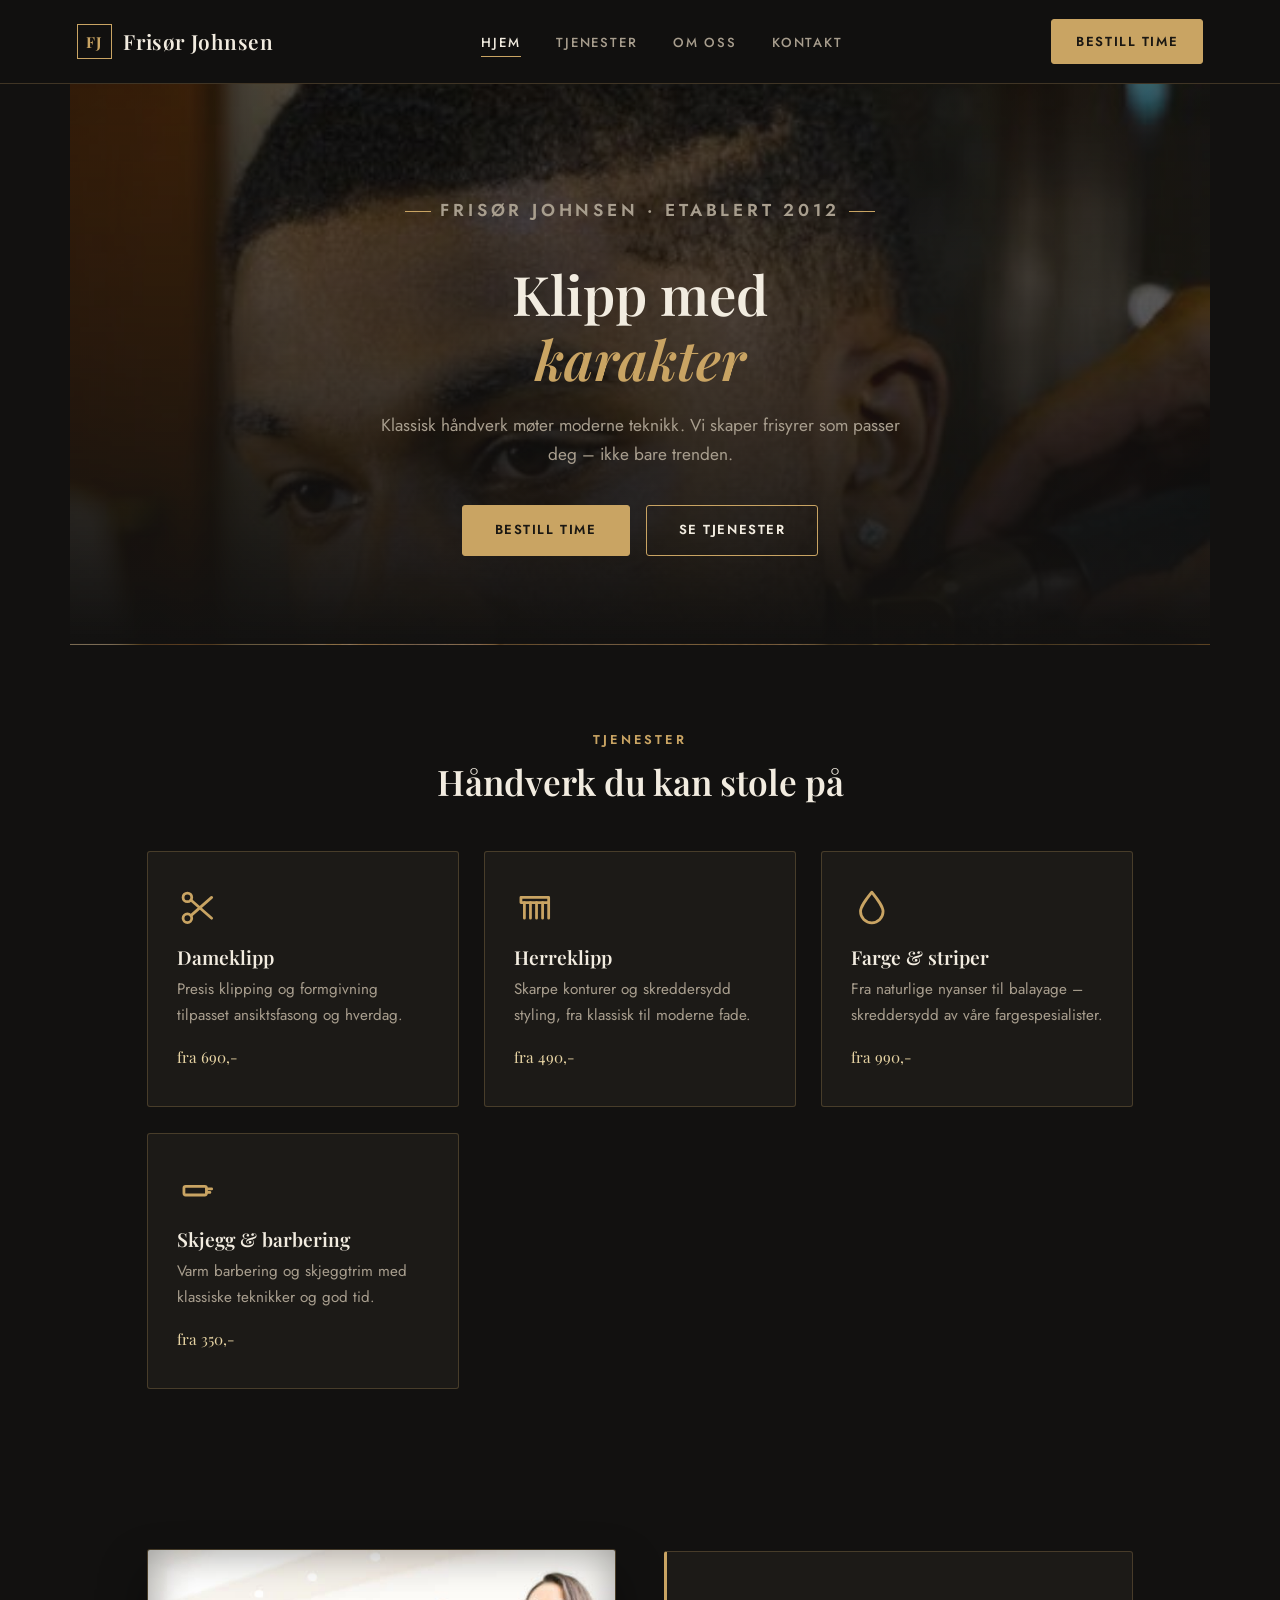
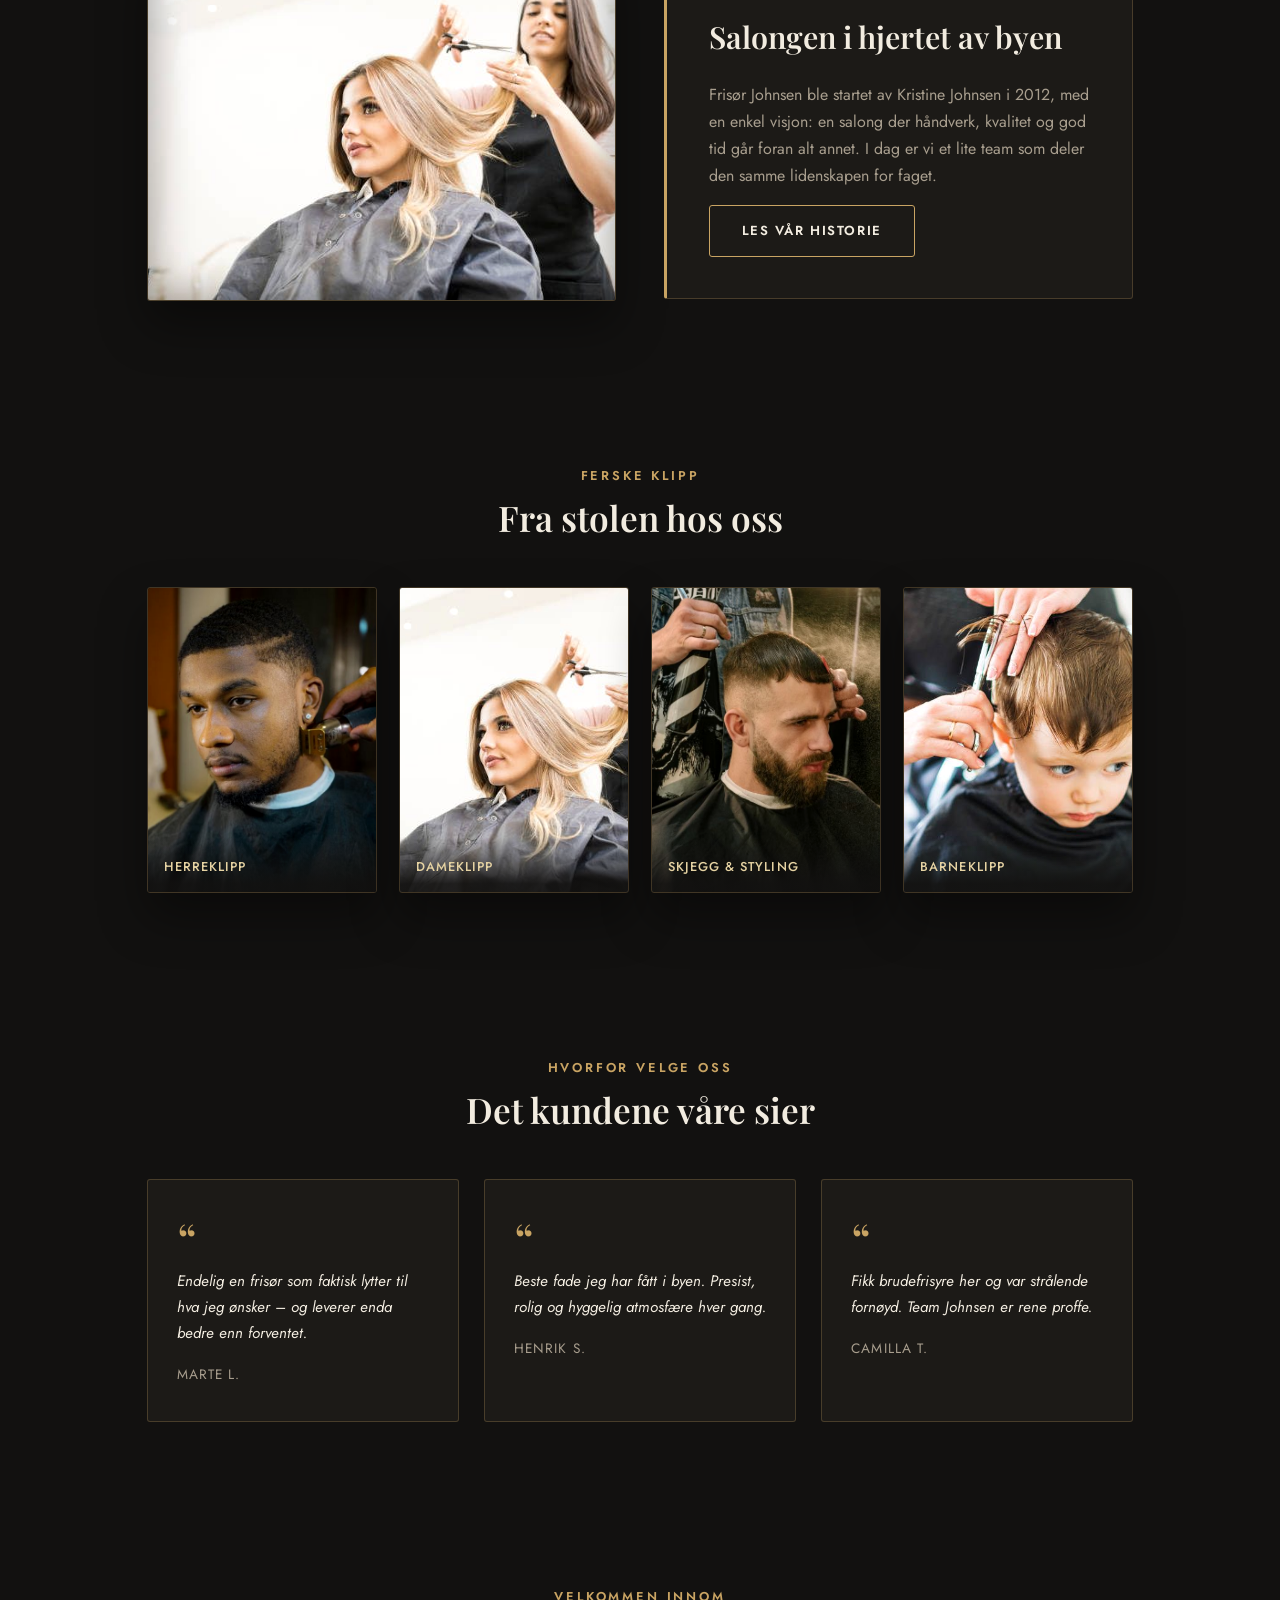
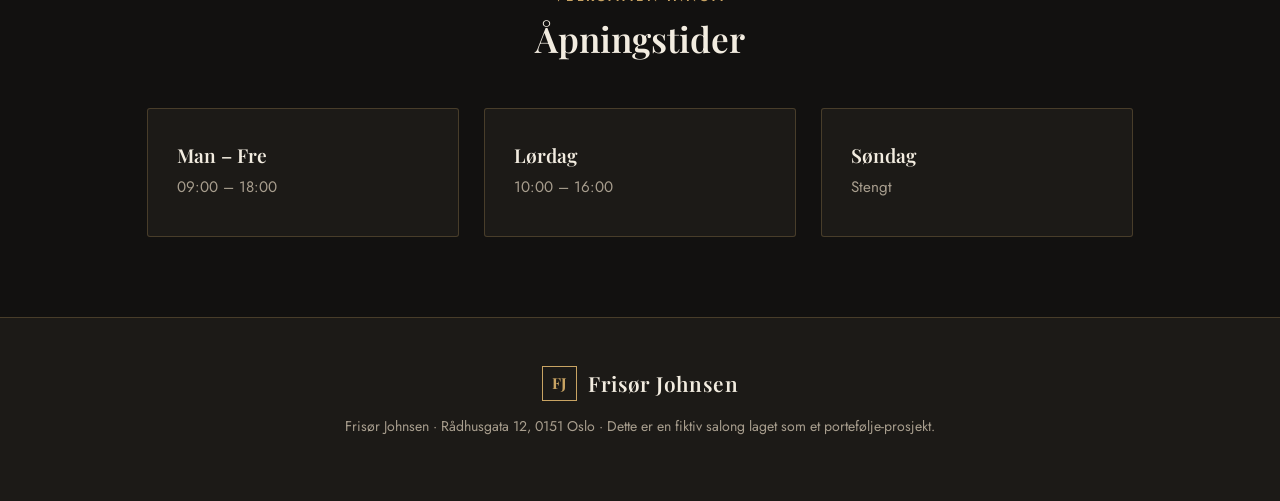
<file: index.html>
<!DOCTYPE html>
<html lang="no">
<head>
  <meta charset="UTF-8">
  <meta name="viewport" content="width=device-width, initial-scale=1.0">
  <title>Frisør Johnsen – Klipp med karakter</title>
  <link rel="preconnect" href="https://fonts.googleapis.com">
  <link href="https://fonts.googleapis.com/css2?family=Playfair+Display:ital,wght@0,600;0,700;1,600&family=Jost:wght@400;500;600&display=swap" rel="stylesheet">
  <link rel="stylesheet" href="style.css">
</head>
<body>

  <nav class="navbar">
    <a href="index.html" class="logo"><span class="logo-mark">FJ</span> <span>Frisør Johnsen</span></a>
    <ul class="nav-links">
      <li><a href="index.html" class="active">Hjem</a></li>
      <li><a href="tjenester.html">Tjenester</a></li>
      <li><a href="om-oss.html">Om oss</a></li>
      <li><a href="kontakt.html">Kontakt</a></li>
    </ul>
    <a href="kontakt.html" class="btn btn-nav">Bestill time</a>
  </nav>

  <section class="hero hero-photo">
    <p class="eyebrow">Frisør Johnsen · Etablert 2012</p>
    <h1>Klipp med<br><span class="accent-text">karakter</span></h1>
    <p>Klassisk håndverk møter moderne teknikk. Vi skaper frisyrer som passer deg – ikke bare trenden.</p>
    <div class="hero-actions">
      <a href="kontakt.html" class="btn">Bestill time</a>
      <a href="tjenester.html" class="btn btn-outline">Se tjenester</a>
    </div>
  </section>

  <section>
    <div class="section-title">
      <span>Tjenester</span>
      <h2>Håndverk du kan stole på</h2>
    </div>
    <div class="card-grid">
      <div class="card">
        <div class="icon"><svg viewBox="0 0 24 24" fill="none"><circle cx="6" cy="6" r="2.5" stroke="currentColor" stroke-width="1.6"/><circle cx="6" cy="18" r="2.5" stroke="currentColor" stroke-width="1.6"/><path d="M8 7.5L20 18M8 16.5L20 6" stroke="currentColor" stroke-width="1.6" stroke-linecap="round"/></svg></div>
        <h3>Dameklipp</h3>
        <p>Presis klipping og formgivning tilpasset ansiktsfasong og hverdag.</p>
        <span class="price-tag">fra 690,-</span>
      </div>
      <div class="card">
        <div class="icon"><svg viewBox="0 0 24 24" fill="none"><path d="M4 6h16v3H4z" stroke="currentColor" stroke-width="1.6" stroke-linejoin="round"/><path d="M6 9v9M9.5 9v9M13 9v9M16.5 9v9M20 9v9" stroke="currentColor" stroke-width="1.6" stroke-linecap="round"/></svg></div>
        <h3>Herreklipp</h3>
        <p>Skarpe konturer og skreddersydd styling, fra klassisk til moderne fade.</p>
        <span class="price-tag">fra 490,-</span>
      </div>
      <div class="card">
        <div class="icon"><svg viewBox="0 0 24 24" fill="none"><path d="M12 3c4 5 6.5 8.3 6.5 11.2A6.5 6.5 0 1 1 5.5 14.2C5.5 11.3 8 8 12 3z" stroke="currentColor" stroke-width="1.6" stroke-linejoin="round"/></svg></div>
        <h3>Farge &amp; striper</h3>
        <p>Fra naturlige nyanser til balayage – skreddersydd av våre fargespesialister.</p>
        <span class="price-tag">fra 990,-</span>
      </div>
      <div class="card">
        <div class="icon"><svg viewBox="0 0 24 24" fill="none"><rect x="4" y="10" width="13" height="5" rx="1" stroke="currentColor" stroke-width="1.6"/><path d="M17 11.5h3M17 13.5h2" stroke="currentColor" stroke-width="1.6" stroke-linecap="round"/></svg></div>
        <h3>Skjegg &amp; barbering</h3>
        <p>Varm barbering og skjeggtrim med klassiske teknikker og god tid.</p>
        <span class="price-tag">fra 350,-</span>
      </div>
    </div>
  </section>

  <section class="split">
    <div class="image-placeholder photo">
      <img src="images/dameklipp.jpg" alt="Kunde får dameklipp hos Frisør Johnsen">
    </div>
    <div class="panel">
      <h2>Salongen i hjertet av byen</h2>
      <p>Frisør Johnsen ble startet av Kristine Johnsen i 2012, med en enkel visjon: en salong der håndverk, kvalitet og god tid går foran alt annet. I dag er vi et lite team som deler den samme lidenskapen for faget.</p>
      <a href="om-oss.html" class="btn btn-outline">Les vår historie</a>
    </div>
  </section>

  <section>
    <div class="section-title">
      <span>Ferske klipp</span>
      <h2>Fra stolen hos oss</h2>
    </div>
    <div class="gallery-grid">
      <div class="gallery-item">
        <img src="images/herreklipp-fade.jpg" alt="Herreklipp med fade hos Frisør Johnsen">
        <span class="caption">Herreklipp</span>
      </div>
      <div class="gallery-item">
        <img src="images/dameklipp.jpg" alt="Dameklipp hos Frisør Johnsen">
        <span class="caption">Dameklipp</span>
      </div>
      <div class="gallery-item">
        <img src="images/herreklipp-styling.jpg" alt="Skjegg og styling hos Frisør Johnsen">
        <span class="caption">Skjegg &amp; styling</span>
      </div>
      <div class="gallery-item">
        <img src="images/barneklipp-gutt.jpg" alt="Barneklipp gutt hos Frisør Johnsen">
        <span class="caption">Barneklipp</span>
      </div>
    </div>
  </section>

  <section>
    <div class="section-title">
      <span>Hvorfor velge oss</span>
      <h2>Det kundene våre sier</h2>
    </div>
    <div class="card-grid">
      <div class="card testimonial">
        <div class="quote-mark">&ldquo;</div>
        <p>Endelig en frisør som faktisk lytter til hva jeg ønsker – og leverer enda bedre enn forventet.</p>
        <span class="who">Marte L.</span>
      </div>
      <div class="card testimonial">
        <div class="quote-mark">&ldquo;</div>
        <p>Beste fade jeg har fått i byen. Presist, rolig og hyggelig atmosfære hver gang.</p>
        <span class="who">Henrik S.</span>
      </div>
      <div class="card testimonial">
        <div class="quote-mark">&ldquo;</div>
        <p>Fikk brudefrisyre her og var strålende fornøyd. Team Johnsen er rene proffe.</p>
        <span class="who">Camilla T.</span>
      </div>
    </div>
  </section>

  <section>
    <div class="section-title">
      <span>Velkommen innom</span>
      <h2>Åpningstider</h2>
    </div>
    <div class="card-grid">
      <div class="card">
        <h3>Man – Fre</h3>
        <p>09:00 – 18:00</p>
      </div>
      <div class="card">
        <h3>Lørdag</h3>
        <p>10:00 – 16:00</p>
      </div>
      <div class="card">
        <h3>Søndag</h3>
        <p>Stengt</p>
      </div>
    </div>
  </section>

  <footer>
    <a href="index.html" class="logo"><span class="logo-mark">FJ</span> <span>Frisør Johnsen</span></a>
    <p>Frisør Johnsen · Rådhusgata 12, 0151 Oslo · Dette er en fiktiv salong laget som et portefølje-prosjekt.</p>
  </footer>

</body>
</html>
</file>
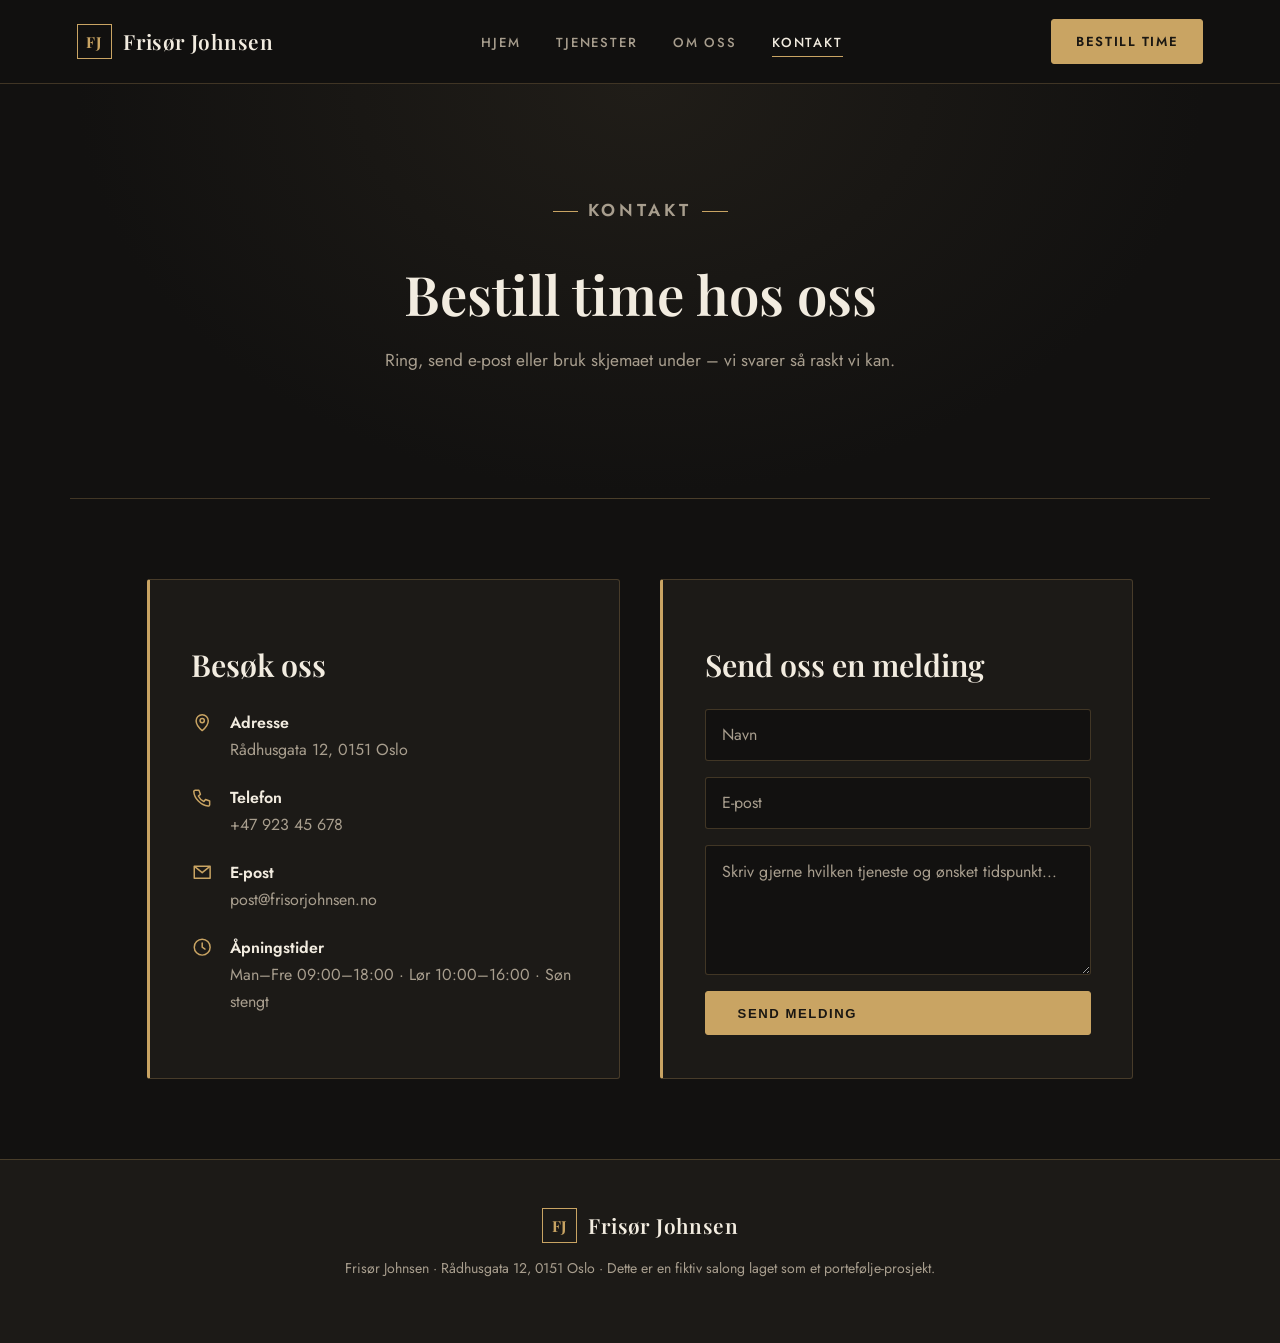
<file: kontakt.html>
<!DOCTYPE html>
<html lang="no">
<head>
  <meta charset="UTF-8">
  <meta name="viewport" content="width=device-width, initial-scale=1.0">
  <title>Kontakt – Frisør Johnsen</title>
  <link rel="preconnect" href="https://fonts.googleapis.com">
  <link href="https://fonts.googleapis.com/css2?family=Playfair+Display:ital,wght@0,600;0,700;1,600&family=Jost:wght@400;500;600&display=swap" rel="stylesheet">
  <link rel="stylesheet" href="style.css">
</head>
<body>

  <nav class="navbar">
    <a href="index.html" class="logo"><span class="logo-mark">FJ</span> <span>Frisør Johnsen</span></a>
    <ul class="nav-links">
      <li><a href="index.html">Hjem</a></li>
      <li><a href="tjenester.html">Tjenester</a></li>
      <li><a href="om-oss.html">Om oss</a></li>
      <li><a href="kontakt.html" class="active">Kontakt</a></li>
    </ul>
    <a href="kontakt.html" class="btn btn-nav">Bestill time</a>
  </nav>

  <section class="hero">
    <p class="eyebrow">Kontakt</p>
    <h1>Bestill time hos oss</h1>
    <p>Ring, send e-post eller bruk skjemaet under – vi svarer så raskt vi kan.</p>
  </section>

  <section class="contact-grid">
    <div class="panel">
      <h2>Besøk oss</h2>
      <ul class="info-list">
        <li>
          <span class="icon"><svg viewBox="0 0 24 24" fill="none"><path d="M12 21s-6.5-5.2-6.5-10.5A6.5 6.5 0 0 1 18.5 10.5C18.5 15.8 12 21 12 21z" stroke="currentColor" stroke-width="1.6" stroke-linejoin="round"/><circle cx="12" cy="10.3" r="2.3" stroke="currentColor" stroke-width="1.6"/></svg></span>
          <span><strong>Adresse</strong>Rådhusgata 12, 0151 Oslo</span>
        </li>
        <li>
          <span class="icon"><svg viewBox="0 0 24 24" fill="none"><path d="M4.5 4.5h4l1.6 4.4-2.2 1.8a12 12 0 0 0 5.9 5.9l1.8-2.2 4.4 1.6v4a1.5 1.5 0 0 1-1.6 1.5C10.7 20.8 3.2 13.3 3 5.6A1.5 1.5 0 0 1 4.5 4.5z" stroke="currentColor" stroke-width="1.6" stroke-linejoin="round"/></svg></span>
          <span><strong>Telefon</strong>+47 923 45 678</span>
        </li>
        <li>
          <span class="icon"><svg viewBox="0 0 24 24" fill="none"><path d="M3.5 5.5h17v13h-17z" stroke="currentColor" stroke-width="1.6" stroke-linejoin="round"/><path d="M4 6l8 6.5L20 6" stroke="currentColor" stroke-width="1.6" stroke-linejoin="round"/></svg></span>
          <span><strong>E-post</strong>post@frisorjohnsen.no</span>
        </li>
        <li>
          <span class="icon"><svg viewBox="0 0 24 24" fill="none"><circle cx="12" cy="12" r="8.5" stroke="currentColor" stroke-width="1.6"/><path d="M12 7.5V12l3 2" stroke="currentColor" stroke-width="1.6" stroke-linecap="round"/></svg></span>
          <span><strong>Åpningstider</strong>Man–Fre 09:00–18:00 · Lør 10:00–16:00 · Søn stengt</span>
        </li>
      </ul>
    </div>

    <div class="panel">
      <h2>Send oss en melding</h2>
      <form action="takk.html" method="get">
        <input type="text" name="navn" placeholder="Navn" required>
        <input type="email" name="epost" placeholder="E-post" required>
        <textarea name="melding" placeholder="Skriv gjerne hvilken tjeneste og ønsket tidspunkt..." required></textarea>
        <button type="submit" class="btn">Send melding</button>
      </form>
    </div>
  </section>

  <footer>
    <a href="index.html" class="logo"><span class="logo-mark">FJ</span> <span>Frisør Johnsen</span></a>
    <p>Frisør Johnsen · Rådhusgata 12, 0151 Oslo · Dette er en fiktiv salong laget som et portefølje-prosjekt.</p>
  </footer>

</body>
</html>
</file>
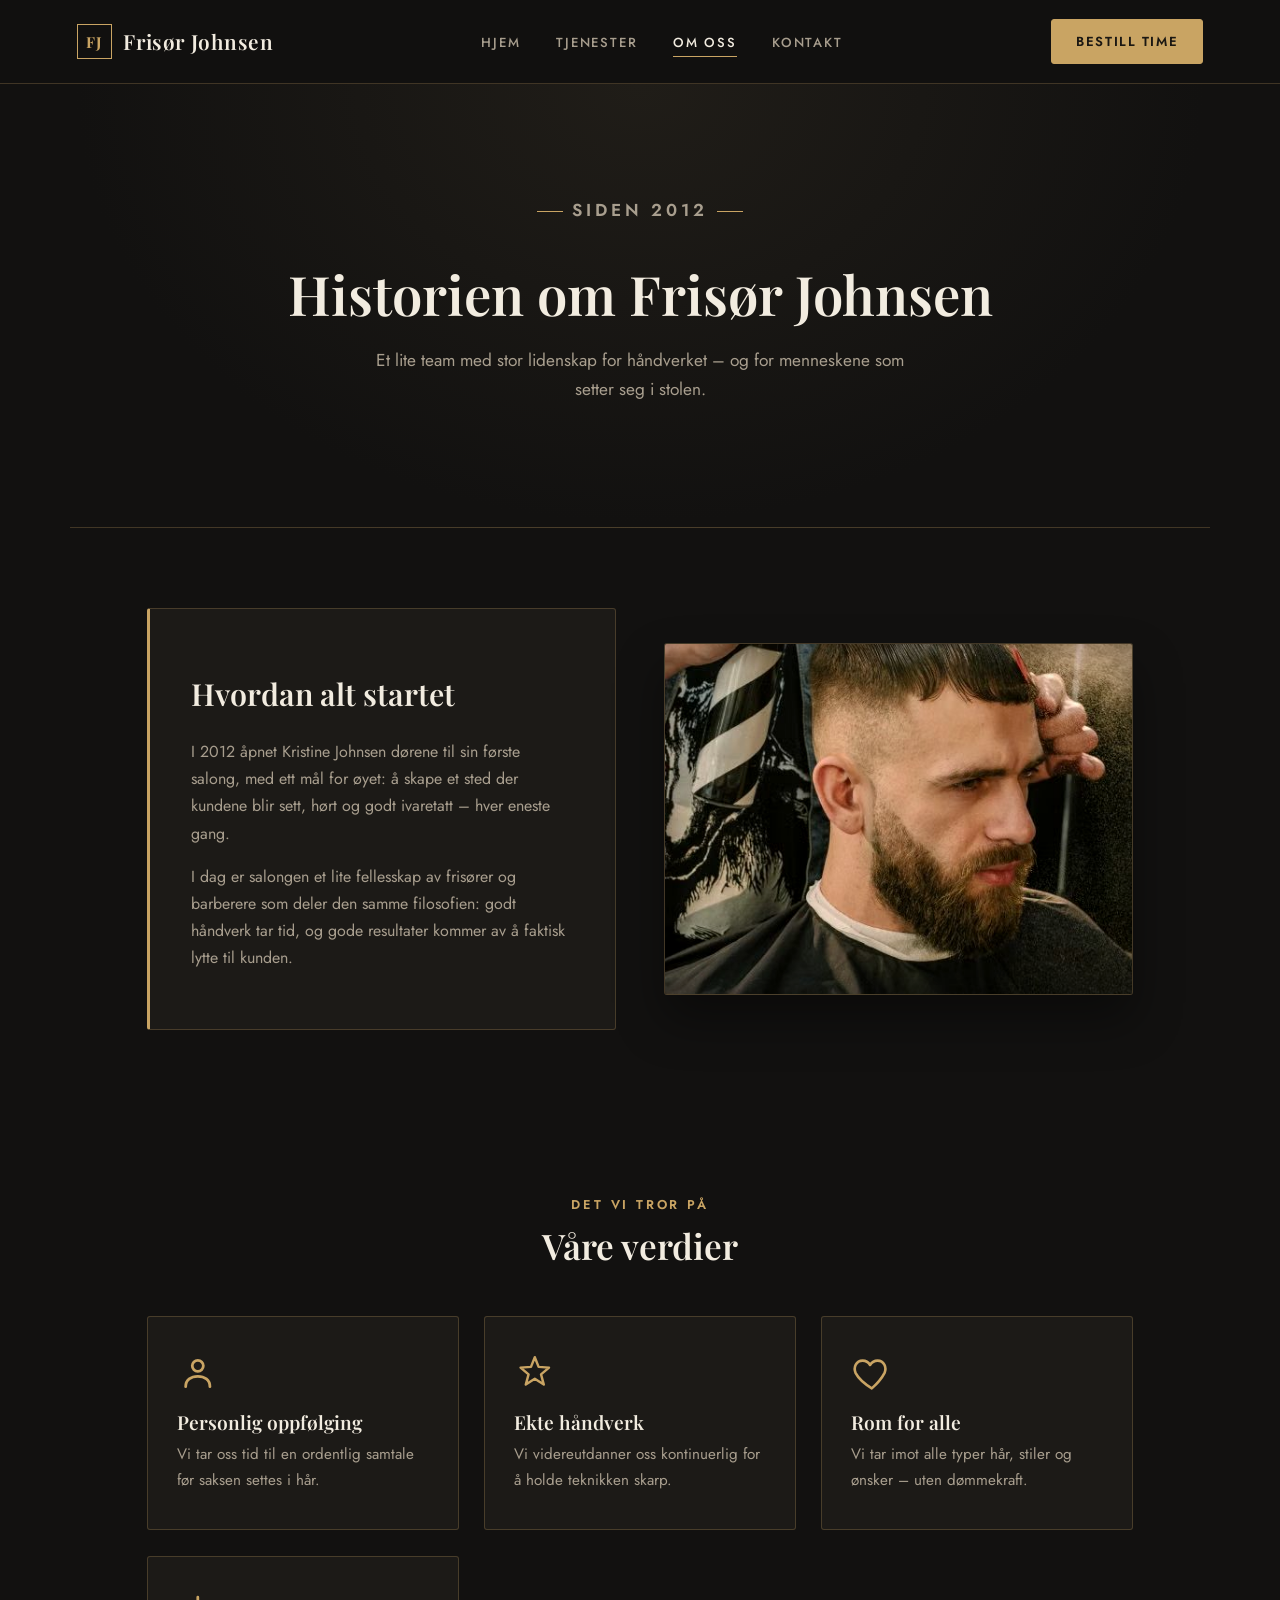
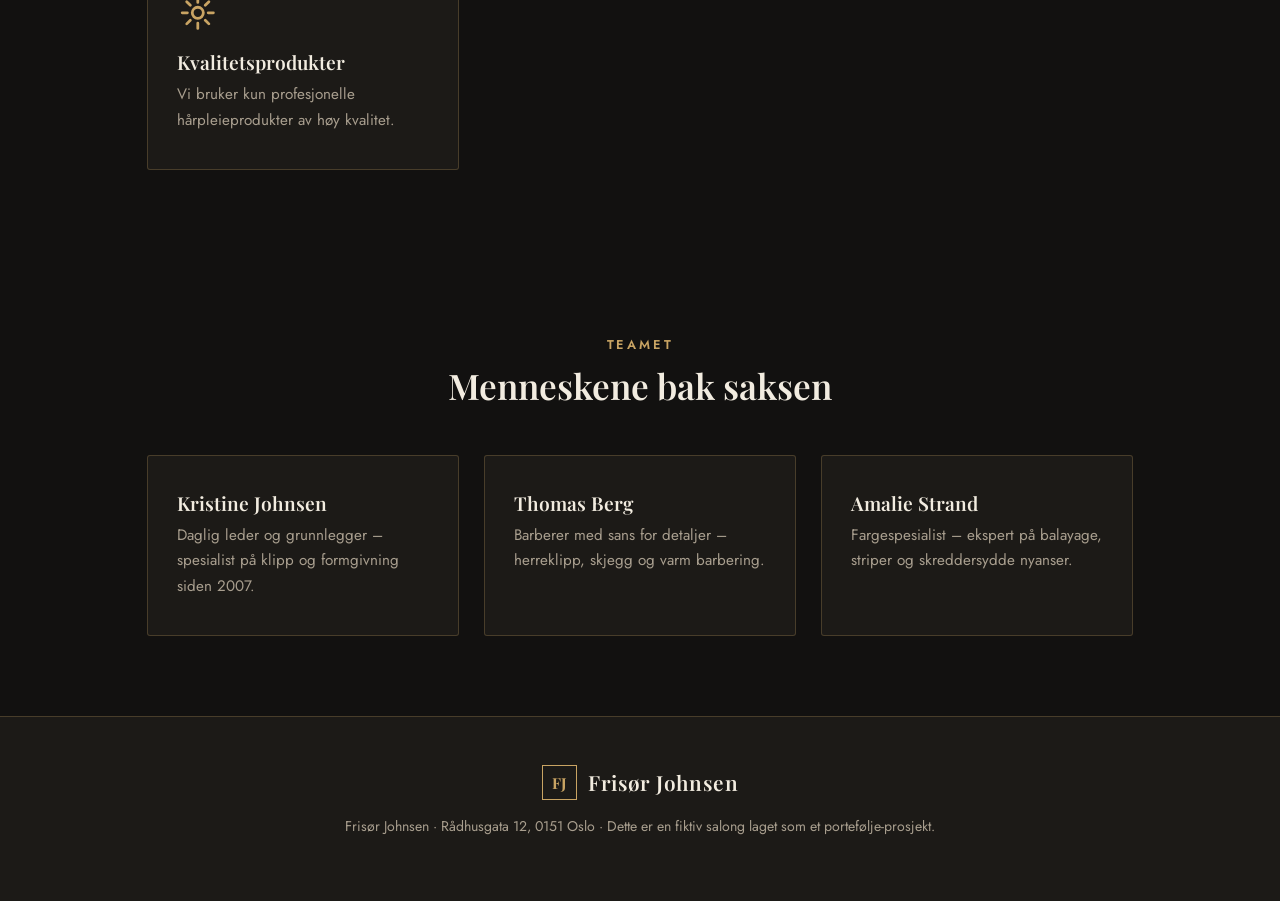
<file: om-oss.html>
<!DOCTYPE html>
<html lang="no">
<head>
  <meta charset="UTF-8">
  <meta name="viewport" content="width=device-width, initial-scale=1.0">
  <title>Om oss – Frisør Johnsen</title>
  <link rel="preconnect" href="https://fonts.googleapis.com">
  <link href="https://fonts.googleapis.com/css2?family=Playfair+Display:ital,wght@0,600;0,700;1,600&family=Jost:wght@400;500;600&display=swap" rel="stylesheet">
  <link rel="stylesheet" href="style.css">
</head>
<body>

  <nav class="navbar">
    <a href="index.html" class="logo"><span class="logo-mark">FJ</span> <span>Frisør Johnsen</span></a>
    <ul class="nav-links">
      <li><a href="index.html">Hjem</a></li>
      <li><a href="tjenester.html">Tjenester</a></li>
      <li><a href="om-oss.html" class="active">Om oss</a></li>
      <li><a href="kontakt.html">Kontakt</a></li>
    </ul>
    <a href="kontakt.html" class="btn btn-nav">Bestill time</a>
  </nav>

  <section class="hero">
    <p class="eyebrow">Siden 2012</p>
    <h1>Historien om Frisør Johnsen</h1>
    <p>Et lite team med stor lidenskap for håndverket – og for menneskene som setter seg i stolen.</p>
  </section>

  <section class="split">
    <div class="panel">
      <h2>Hvordan alt startet</h2>
      <p>I 2012 åpnet Kristine Johnsen dørene til sin første salong, med ett mål for øyet: å skape et sted der kundene blir sett, hørt og godt ivaretatt – hver eneste gang.</p>
      <p>I dag er salongen et lite fellesskap av frisører og barberere som deler den samme filosofien: godt håndverk tar tid, og gode resultater kommer av å faktisk lytte til kunden.</p>
    </div>
    <div class="image-placeholder photo">
      <img src="images/herreklipp-styling.jpg" alt="Frisør styler kunde hos Frisør Johnsen">
    </div>
  </section>

  <section>
    <div class="section-title">
      <span>Det vi tror på</span>
      <h2>Våre verdier</h2>
    </div>
    <div class="card-grid">
      <div class="card">
        <div class="icon"><svg viewBox="0 0 24 24" fill="none"><circle cx="12" cy="8" r="3.2" stroke="currentColor" stroke-width="1.6"/><path d="M5 20c0-3.9 3.1-6 7-6s7 2.1 7 6" stroke="currentColor" stroke-width="1.6" stroke-linecap="round"/></svg></div>
        <h3>Personlig oppfølging</h3>
        <p>Vi tar oss tid til en ordentlig samtale før saksen settes i hår.</p>
      </div>
      <div class="card">
        <div class="icon"><svg viewBox="0 0 24 24" fill="none"><path d="M12 3l2.2 5.6 6 0.4-4.6 3.9 1.6 5.9-5.2-3.4-5.2 3.4 1.6-5.9-4.6-3.9 6-0.4z" stroke="currentColor" stroke-width="1.4" stroke-linejoin="round"/></svg></div>
        <h3>Ekte håndverk</h3>
        <p>Vi videreutdanner oss kontinuerlig for å holde teknikken skarp.</p>
      </div>
      <div class="card">
        <div class="icon"><svg viewBox="0 0 24 24" fill="none"><path d="M12 21s-7-4.4-9.3-8.8C1.2 8.8 3 5 6.7 5c1.9 0 3.4 1 4.3 2.5C12 6 13.5 5 15.3 5 19 5 20.8 8.8 19.3 12.2 17 16.6 12 21 12 21z" stroke="currentColor" stroke-width="1.5" stroke-linejoin="round"/></svg></div>
        <h3>Rom for alle</h3>
        <p>Vi tar imot alle typer hår, stiler og ønsker – uten dømmekraft.</p>
      </div>
      <div class="card">
        <div class="icon"><svg viewBox="0 0 24 24" fill="none"><path d="M12 3v3M12 18v3M3 12h3M18 12h3M5.6 5.6l2.1 2.1M16.3 16.3l2.1 2.1M18.4 5.6l-2.1 2.1M7.7 16.3l-2.1 2.1" stroke="currentColor" stroke-width="1.6" stroke-linecap="round"/><circle cx="12" cy="12" r="3.2" stroke="currentColor" stroke-width="1.6"/></svg></div>
        <h3>Kvalitetsprodukter</h3>
        <p>Vi bruker kun profesjonelle hårpleieprodukter av høy kvalitet.</p>
      </div>
    </div>
  </section>

  <section>
    <div class="section-title">
      <span>Teamet</span>
      <h2>Menneskene bak saksen</h2>
    </div>
    <div class="card-grid">
      <div class="card">
        <h3>Kristine Johnsen</h3>
        <p>Daglig leder og grunnlegger – spesialist på klipp og formgivning siden 2007.</p>
      </div>
      <div class="card">
        <h3>Thomas Berg</h3>
        <p>Barberer med sans for detaljer – herreklipp, skjegg og varm barbering.</p>
      </div>
      <div class="card">
        <h3>Amalie Strand</h3>
        <p>Fargespesialist – ekspert på balayage, striper og skreddersydde nyanser.</p>
      </div>
    </div>
  </section>

  <footer>
    <a href="index.html" class="logo"><span class="logo-mark">FJ</span> <span>Frisør Johnsen</span></a>
    <p>Frisør Johnsen · Rådhusgata 12, 0151 Oslo · Dette er en fiktiv salong laget som et portefølje-prosjekt.</p>
  </footer>

</body>
</html>
</file>
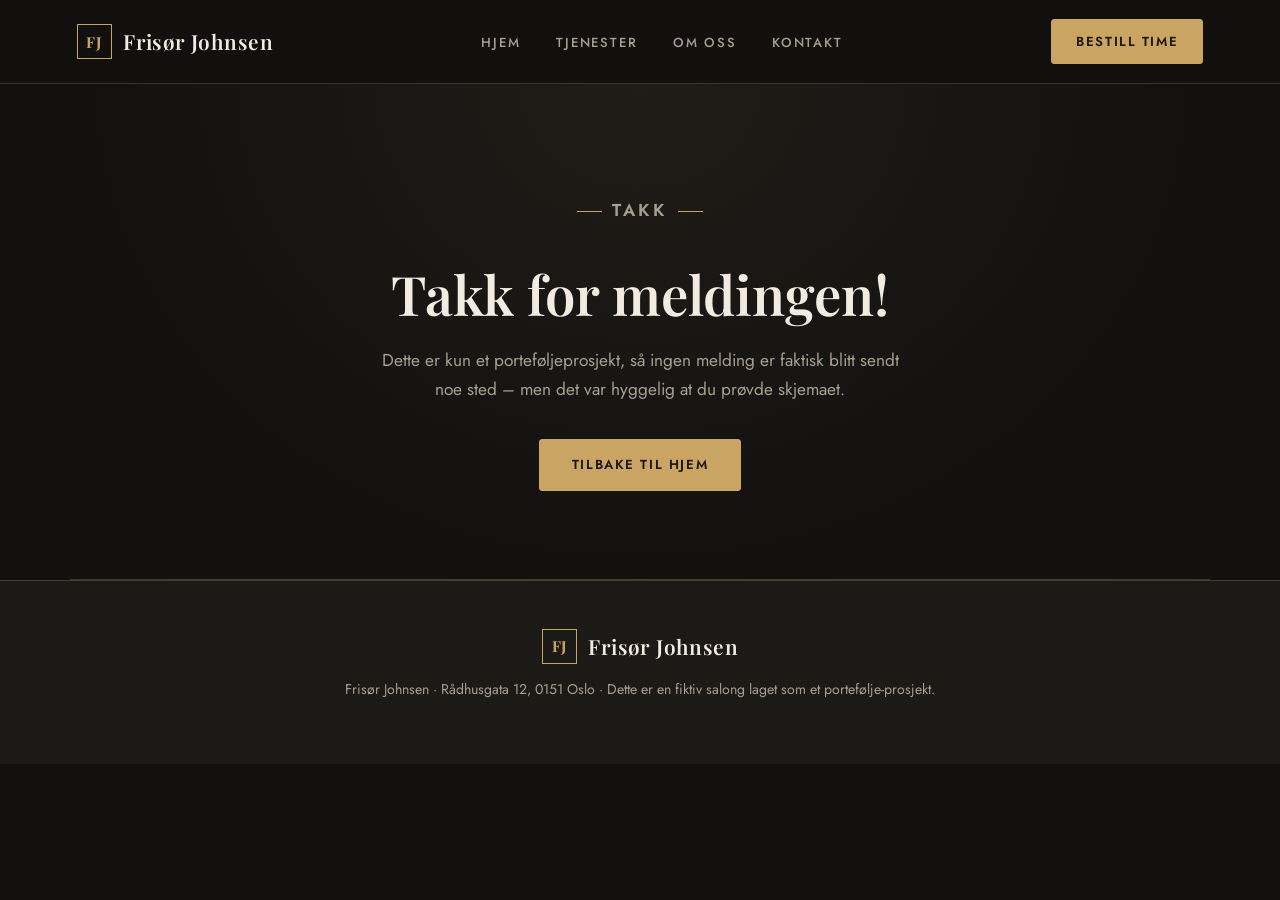
<file: takk.html>
<!DOCTYPE html>
<html lang="no">
<head>
  <meta charset="UTF-8">
  <meta name="viewport" content="width=device-width, initial-scale=1.0">
  <title>Takk – Frisør Johnsen</title>
  <link rel="preconnect" href="https://fonts.googleapis.com">
  <link href="https://fonts.googleapis.com/css2?family=Playfair+Display:ital,wght@0,600;0,700;1,600&family=Jost:wght@400;500;600&display=swap" rel="stylesheet">
  <link rel="stylesheet" href="style.css">
</head>
<body>

  <nav class="navbar">
    <a href="index.html" class="logo"><span class="logo-mark">FJ</span> <span>Frisør Johnsen</span></a>
    <ul class="nav-links">
      <li><a href="index.html">Hjem</a></li>
      <li><a href="tjenester.html">Tjenester</a></li>
      <li><a href="om-oss.html">Om oss</a></li>
      <li><a href="kontakt.html">Kontakt</a></li>
    </ul>
    <a href="kontakt.html" class="btn btn-nav">Bestill time</a>
  </nav>

  <section class="hero">
    <p class="eyebrow">Takk</p>
    <h1>Takk for meldingen!</h1>
    <p>Dette er kun et porteføljeprosjekt, så ingen melding er faktisk blitt sendt noe sted – men det var hyggelig at du prøvde skjemaet.</p>
    <div class="hero-actions">
      <a href="index.html" class="btn">Tilbake til hjem</a>
    </div>
  </section>

  <footer>
    <a href="index.html" class="logo"><span class="logo-mark">FJ</span> <span>Frisør Johnsen</span></a>
    <p>Frisør Johnsen · Rådhusgata 12, 0151 Oslo · Dette er en fiktiv salong laget som et portefølje-prosjekt.</p>
  </footer>

</body>
</html>
</file>
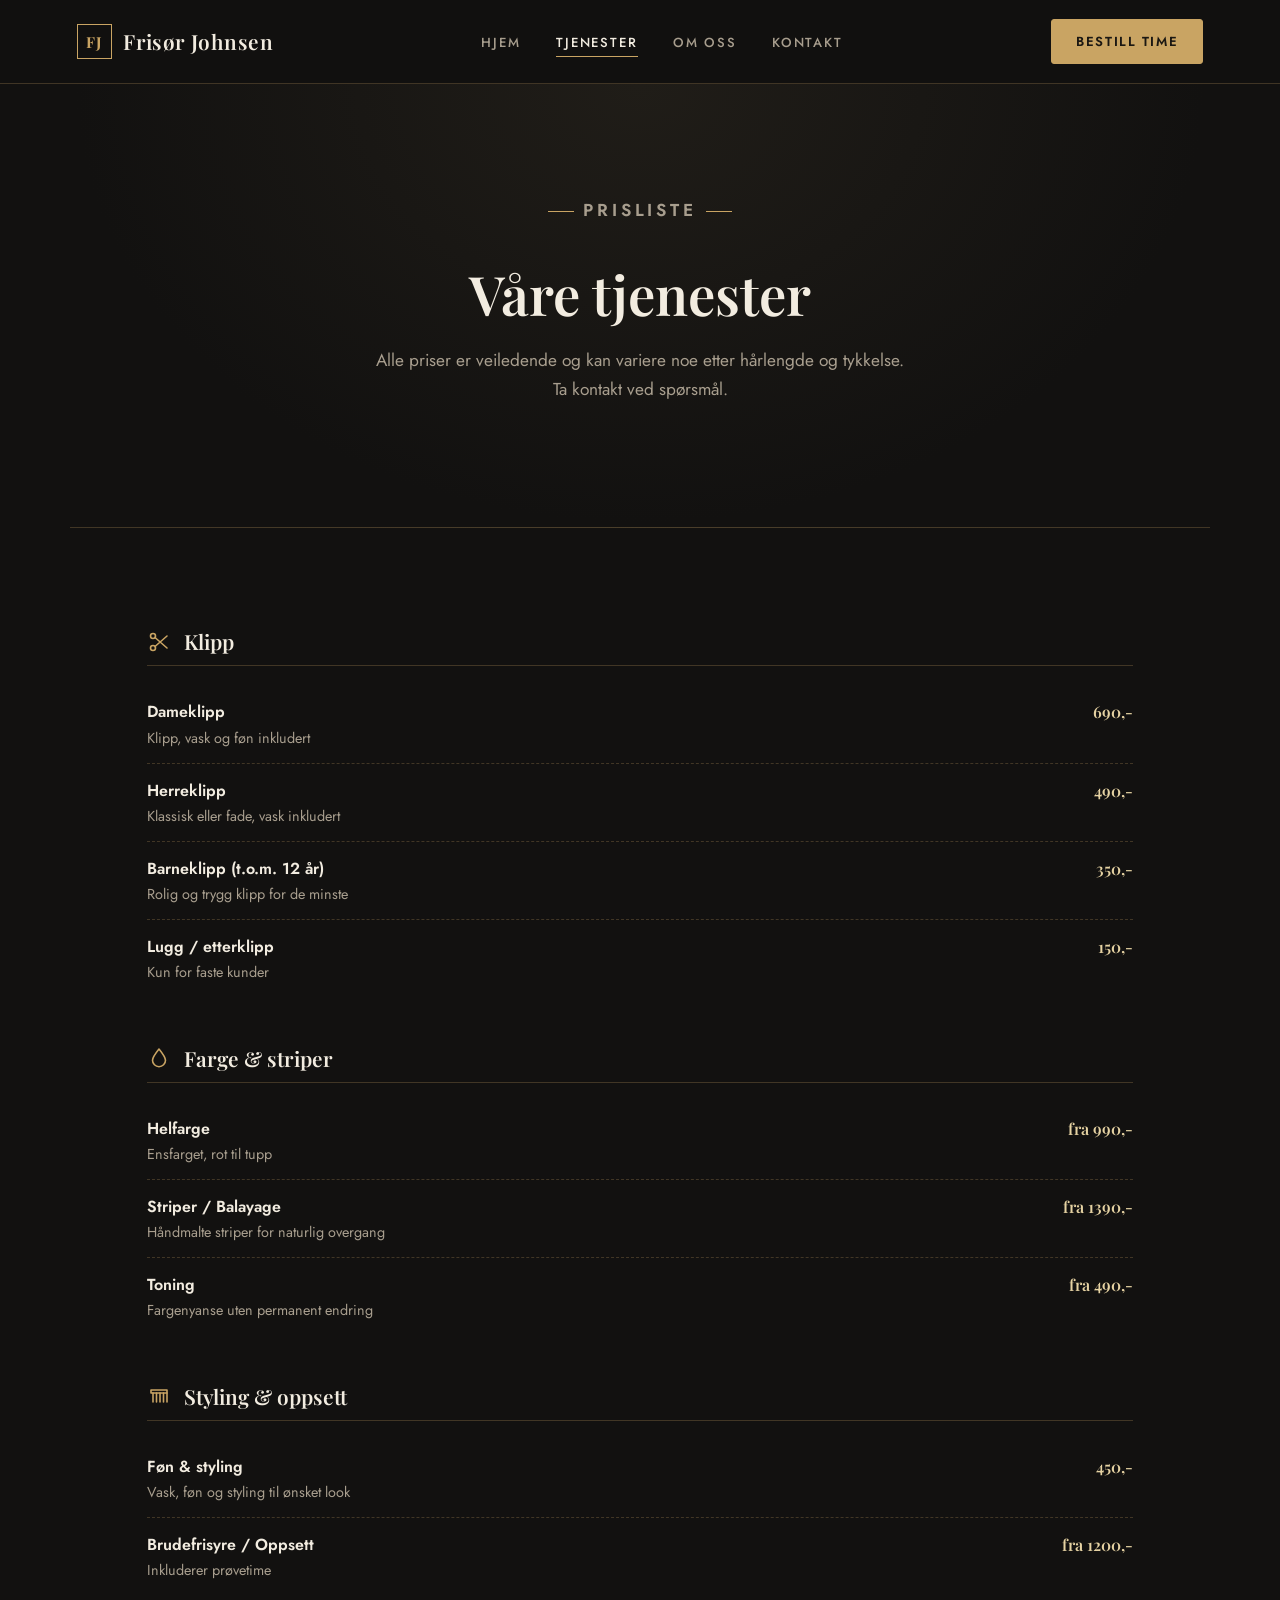
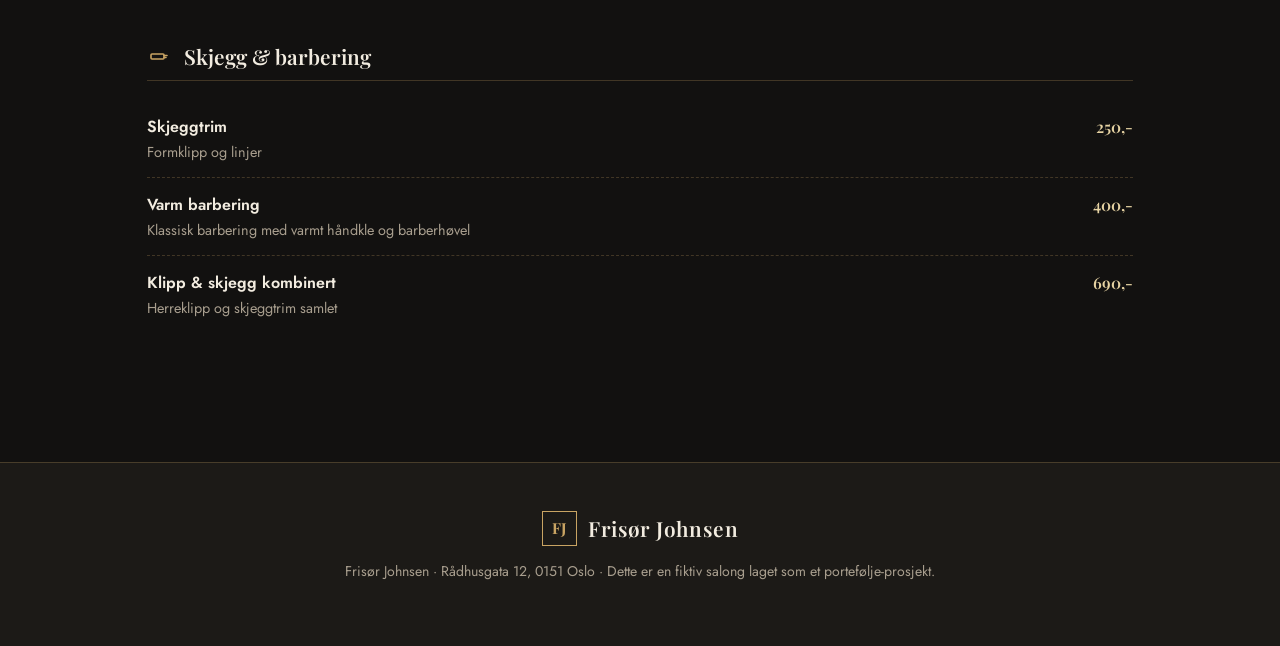
<file: tjenester.html>
<!DOCTYPE html>
<html lang="no">
<head>
  <meta charset="UTF-8">
  <meta name="viewport" content="width=device-width, initial-scale=1.0">
  <title>Tjenester – Frisør Johnsen</title>
  <link rel="preconnect" href="https://fonts.googleapis.com">
  <link href="https://fonts.googleapis.com/css2?family=Playfair+Display:ital,wght@0,600;0,700;1,600&family=Jost:wght@400;500;600&display=swap" rel="stylesheet">
  <link rel="stylesheet" href="style.css">
</head>
<body>

  <nav class="navbar">
    <a href="index.html" class="logo"><span class="logo-mark">FJ</span> <span>Frisør Johnsen</span></a>
    <ul class="nav-links">
      <li><a href="index.html">Hjem</a></li>
      <li><a href="tjenester.html" class="active">Tjenester</a></li>
      <li><a href="om-oss.html">Om oss</a></li>
      <li><a href="kontakt.html">Kontakt</a></li>
    </ul>
    <a href="kontakt.html" class="btn btn-nav">Bestill time</a>
  </nav>

  <section class="hero">
    <p class="eyebrow">Prisliste</p>
    <h1>Våre tjenester</h1>
    <p>Alle priser er veiledende og kan variere noe etter hårlengde og tykkelse. Ta kontakt ved spørsmål.</p>
  </section>

  <section>
    <div class="menu-category">
      <h3><span class="icon"><svg viewBox="0 0 24 24" fill="none"><circle cx="6" cy="6" r="2.5" stroke="currentColor" stroke-width="1.6"/><circle cx="6" cy="18" r="2.5" stroke="currentColor" stroke-width="1.6"/><path d="M8 7.5L20 18M8 16.5L20 6" stroke="currentColor" stroke-width="1.6" stroke-linecap="round"/></svg></span> Klipp</h3>
      <div class="menu-item">
        <div><span class="name">Dameklipp</span><span class="desc">Klipp, vask og føn inkludert</span></div>
        <span class="price">690,-</span>
      </div>
      <div class="menu-item">
        <div><span class="name">Herreklipp</span><span class="desc">Klassisk eller fade, vask inkludert</span></div>
        <span class="price">490,-</span>
      </div>
      <div class="menu-item">
        <div><span class="name">Barneklipp (t.o.m. 12 år)</span><span class="desc">Rolig og trygg klipp for de minste</span></div>
        <span class="price">350,-</span>
      </div>
      <div class="menu-item">
        <div><span class="name">Lugg / etterklipp</span><span class="desc">Kun for faste kunder</span></div>
        <span class="price">150,-</span>
      </div>
    </div>

    <div class="menu-category">
      <h3><span class="icon"><svg viewBox="0 0 24 24" fill="none"><path d="M12 3c4 5 6.5 8.3 6.5 11.2A6.5 6.5 0 1 1 5.5 14.2C5.5 11.3 8 8 12 3z" stroke="currentColor" stroke-width="1.6" stroke-linejoin="round"/></svg></span> Farge &amp; striper</h3>
      <div class="menu-item">
        <div><span class="name">Helfarge</span><span class="desc">Ensfarget, rot til tupp</span></div>
        <span class="price">fra 990,-</span>
      </div>
      <div class="menu-item">
        <div><span class="name">Striper / Balayage</span><span class="desc">Håndmalte striper for naturlig overgang</span></div>
        <span class="price">fra 1390,-</span>
      </div>
      <div class="menu-item">
        <div><span class="name">Toning</span><span class="desc">Fargenyanse uten permanent endring</span></div>
        <span class="price">fra 490,-</span>
      </div>
    </div>

    <div class="menu-category">
      <h3><span class="icon"><svg viewBox="0 0 24 24" fill="none"><path d="M4 6h16v3H4z" stroke="currentColor" stroke-width="1.6" stroke-linejoin="round"/><path d="M6 9v9M9.5 9v9M13 9v9M16.5 9v9M20 9v9" stroke="currentColor" stroke-width="1.6" stroke-linecap="round"/></svg></span> Styling &amp; oppsett</h3>
      <div class="menu-item">
        <div><span class="name">Føn &amp; styling</span><span class="desc">Vask, føn og styling til ønsket look</span></div>
        <span class="price">450,-</span>
      </div>
      <div class="menu-item">
        <div><span class="name">Brudefrisyre / Oppsett</span><span class="desc">Inkluderer prøvetime</span></div>
        <span class="price">fra 1200,-</span>
      </div>
    </div>

    <div class="menu-category">
      <h3><span class="icon"><svg viewBox="0 0 24 24" fill="none"><rect x="4" y="10" width="13" height="5" rx="1" stroke="currentColor" stroke-width="1.6"/><path d="M17 11.5h3M17 13.5h2" stroke="currentColor" stroke-width="1.6" stroke-linecap="round"/></svg></span> Skjegg &amp; barbering</h3>
      <div class="menu-item">
        <div><span class="name">Skjeggtrim</span><span class="desc">Formklipp og linjer</span></div>
        <span class="price">250,-</span>
      </div>
      <div class="menu-item">
        <div><span class="name">Varm barbering</span><span class="desc">Klassisk barbering med varmt håndkle og barberhøvel</span></div>
        <span class="price">400,-</span>
      </div>
      <div class="menu-item">
        <div><span class="name">Klipp &amp; skjegg kombinert</span><span class="desc">Herreklipp og skjeggtrim samlet</span></div>
        <span class="price">690,-</span>
      </div>
    </div>
  </section>

  <footer>
    <a href="index.html" class="logo"><span class="logo-mark">FJ</span> <span>Frisør Johnsen</span></a>
    <p>Frisør Johnsen · Rådhusgata 12, 0151 Oslo · Dette er en fiktiv salong laget som et portefølje-prosjekt.</p>
  </footer>

</body>
</html>
</file>
<file: style.css>
:root {
  --bg: #121110;
  --bg-panel: #1c1a17;
  --bg-panel-2: #232019;
  --line: rgba(201, 164, 99, 0.25);
  --line-strong: rgba(201, 164, 99, 0.5);
  --gold: #c9a463;
  --gold-light: #e6d3a3;
  --cream: #f2ece0;
  --muted: #a89e8e;
  --shadow: 0 24px 48px rgba(0, 0, 0, 0.4);
  --radius: 3px;
}

* {
  box-sizing: border-box;
}

body {
  margin: 0;
  font-family: 'Jost', 'Segoe UI', sans-serif;
  background: var(--bg);
  color: var(--cream);
  line-height: 1.7;
}

h1, h2, h3, .logo {
  font-family: 'Playfair Display', 'Georgia', serif;
  font-weight: 600;
  color: var(--cream);
  line-height: 1.2;
}

a {
  color: inherit;
  text-decoration: none;
}

img {
  max-width: 100%;
  display: block;
}

/* NAV */
.navbar {
  position: sticky;
  top: 0;
  z-index: 10;
  display: flex;
  align-items: center;
  justify-content: space-between;
  gap: 2rem;
  padding: 1.2rem 6%;
  background: rgba(18, 17, 16, 0.92);
  backdrop-filter: blur(6px);
  border-bottom: 1px solid var(--line);
}

.logo {
  display: flex;
  align-items: center;
  gap: 0.7rem;
  font-size: 1.3rem;
  letter-spacing: 0.02em;
  white-space: nowrap;
}

.logo-mark {
  display: inline-flex;
  align-items: center;
  justify-content: center;
  width: 2.2rem;
  height: 2.2rem;
  border: 1px solid var(--gold);
  color: var(--gold);
  font-family: 'Playfair Display', serif;
  font-size: 0.95rem;
  font-weight: 700;
  letter-spacing: 0.03em;
}

.nav-links {
  display: flex;
  gap: 2.2rem;
  list-style: none;
  margin: 0;
  padding: 0;
  flex: 1;
  justify-content: center;
}

.nav-links a {
  position: relative;
  font-size: 0.82rem;
  font-weight: 500;
  letter-spacing: 0.14em;
  text-transform: uppercase;
  color: var(--muted);
  padding-bottom: 0.3rem;
  transition: color 0.2s ease;
}

.nav-links a::after {
  content: '';
  position: absolute;
  left: 0;
  bottom: 0;
  width: 0;
  height: 1px;
  background: var(--gold);
  transition: width 0.25s ease;
}

.nav-links a:hover,
.nav-links a.active {
  color: var(--cream);
}

.nav-links a:hover::after,
.nav-links a.active::after {
  width: 100%;
}

/* BUTTONS */
.btn {
  display: inline-flex;
  align-items: center;
  gap: 0.5rem;
  padding: 0.85rem 2rem;
  border: 1px solid var(--gold);
  border-radius: var(--radius);
  background: var(--gold);
  color: #1a1712;
  font-size: 0.82rem;
  font-weight: 600;
  letter-spacing: 0.12em;
  text-transform: uppercase;
  transition: transform 0.2s ease, box-shadow 0.2s ease, background 0.2s ease, color 0.2s ease;
  cursor: pointer;
}

.btn:hover {
  transform: translateY(-2px);
  box-shadow: 0 14px 28px rgba(201, 164, 99, 0.25);
}

.btn-outline {
  background: transparent;
  color: var(--cream);
}

.btn-outline:hover {
  background: var(--gold);
  color: #1a1712;
}

.btn-nav {
  padding: 0.65rem 1.5rem;
}

/* HERO */
.hero {
  text-align: center;
  padding: 7rem 6% 5.5rem;
  background: radial-gradient(ellipse at 50% 0%, #201d18 0%, var(--bg) 70%);
  border-bottom: 1px solid var(--line);
}

.hero-photo {
  background-image:
    linear-gradient(180deg, rgba(18, 17, 16, 0.5) 0%, rgba(18, 17, 16, 0.88) 78%, var(--bg) 100%),
    url('images/herreklipp-fade.jpg');
  background-size: cover;
  background-position: center 25%;
}

.eyebrow {
  display: inline-block;
  font-size: 0.8rem;
  font-weight: 600;
  letter-spacing: 0.22em;
  text-transform: uppercase;
  color: var(--gold);
  margin-bottom: 1.2rem;
}

.eyebrow::before,
.eyebrow::after {
  content: '';
  display: inline-block;
  width: 1.6rem;
  height: 1px;
  background: var(--gold);
  vertical-align: middle;
  margin: 0 0.6rem 0.15rem;
}

.hero h1 {
  font-size: 3.4rem;
  margin: 0 0 1.2rem;
}

.hero .accent-text {
  color: var(--gold);
  font-style: italic;
}

.hero p {
  max-width: 540px;
  margin: 0 auto 2.2rem;
  color: var(--muted);
  font-size: 1.08rem;
}

.hero-actions {
  display: flex;
  gap: 1rem;
  justify-content: center;
  flex-wrap: wrap;
}

/* SECTIONS */
section {
  padding: 5rem 6%;
  max-width: 1140px;
  margin: 0 auto;
}

.section-title {
  text-align: center;
  margin-bottom: 3rem;
}

.section-title span {
  display: inline-block;
  font-size: 0.8rem;
  font-weight: 600;
  color: var(--gold);
  letter-spacing: 0.22em;
  text-transform: uppercase;
  margin-bottom: 0.6rem;
}

.section-title h2 {
  font-size: 2.2rem;
  margin: 0;
}

.section-lead {
  max-width: 560px;
  margin: 1rem auto 0;
  text-align: center;
  color: var(--muted);
}

/* CARD GRID */
.card-grid {
  display: grid;
  grid-template-columns: repeat(auto-fit, minmax(230px, 1fr));
  gap: 1.6rem;
}

.card {
  background: var(--bg-panel);
  border: 1px solid var(--line);
  border-radius: var(--radius);
  padding: 2.2rem 1.8rem;
  transition: transform 0.2s ease, border-color 0.2s ease;
}

.card:hover {
  transform: translateY(-6px);
  border-color: var(--line-strong);
}

.card .icon {
  width: 2.6rem;
  height: 2.6rem;
  color: var(--gold);
  margin-bottom: 1.1rem;
}

.card .icon svg {
  width: 100%;
  height: 100%;
}

.card h3 {
  font-size: 1.2rem;
  margin: 0 0 0.5rem;
}

.card p {
  color: var(--muted);
  font-size: 0.95rem;
  margin: 0;
}

.card .price-tag {
  display: inline-block;
  margin-top: 1rem;
  font-family: 'Playfair Display', serif;
  color: var(--gold-light);
  font-size: 0.95rem;
}

/* TESTIMONIAL CARDS */
.card.testimonial .quote-mark {
  font-family: 'Playfair Display', serif;
  font-size: 3rem;
  color: var(--gold);
  line-height: 1;
  margin-bottom: 0.4rem;
}

.card.testimonial p {
  font-style: italic;
  color: var(--cream);
}

.card.testimonial .who {
  display: block;
  margin-top: 1rem;
  font-style: normal;
  font-size: 0.85rem;
  letter-spacing: 0.08em;
  text-transform: uppercase;
  color: var(--muted);
}

/* PANEL / SPLIT */
.split {
  display: grid;
  grid-template-columns: 1fr 1fr;
  gap: 3rem;
  align-items: center;
}

.panel {
  background: var(--bg-panel);
  border: 1px solid var(--line);
  border-left: 3px solid var(--gold);
  border-radius: var(--radius);
  padding: 2.6rem;
}

.panel h2 {
  font-size: 1.9rem;
}

.panel p {
  color: var(--muted);
}

.image-placeholder {
  aspect-ratio: 4 / 3;
  border-radius: var(--radius);
  background: linear-gradient(160deg, var(--bg-panel-2) 0%, var(--bg) 100%);
  border: 1px solid var(--line);
  display: flex;
  align-items: center;
  justify-content: center;
  box-shadow: var(--shadow);
  position: relative;
  overflow: hidden;
}

.image-placeholder .monogram {
  font-family: 'Playfair Display', serif;
  font-size: 4.5rem;
  color: var(--gold);
  border: 1px solid var(--gold);
  width: 7.5rem;
  height: 7.5rem;
  display: flex;
  align-items: center;
  justify-content: center;
  border-radius: 50%;
}

.image-placeholder.photo img {
  width: 100%;
  height: 100%;
  object-fit: cover;
  filter: saturate(0.92) contrast(1.05);
}

.image-placeholder.photo::after {
  content: '';
  position: absolute;
  inset: 0;
  box-shadow: inset 0 0 44px rgba(0, 0, 0, 0.4);
  pointer-events: none;
}

/* GALLERY */
.gallery-grid {
  display: grid;
  grid-template-columns: repeat(auto-fit, minmax(210px, 1fr));
  gap: 1.4rem;
}

.gallery-item {
  position: relative;
  aspect-ratio: 3 / 4;
  overflow: hidden;
  border-radius: var(--radius);
  border: 1px solid var(--line);
  box-shadow: var(--shadow);
}

.gallery-item img {
  width: 100%;
  height: 100%;
  object-fit: cover;
  filter: saturate(0.92) contrast(1.05);
  transition: transform 0.5s ease, filter 0.3s ease;
}

.gallery-item:hover img {
  transform: scale(1.07);
  filter: saturate(1) contrast(1.08);
}

.gallery-item .caption {
  position: absolute;
  left: 0;
  right: 0;
  bottom: 0;
  padding: 1.2rem 1rem 0.9rem;
  background: linear-gradient(180deg, rgba(18, 17, 16, 0) 0%, rgba(18, 17, 16, 0.92) 85%);
  font-size: 0.8rem;
  font-weight: 500;
  letter-spacing: 0.08em;
  text-transform: uppercase;
  color: var(--gold-light);
}

/* MENU / SERVICES */
.menu-category {
  margin-bottom: 3rem;
}

.menu-category h3 {
  font-size: 1.3rem;
  border-bottom: 1px solid var(--line);
  padding-bottom: 0.7rem;
  margin-bottom: 1.2rem;
  display: flex;
  align-items: center;
  gap: 0.8rem;
}

.menu-category h3 .icon {
  width: 1.5rem;
  height: 1.5rem;
  color: var(--gold);
  flex-shrink: 0;
}

.menu-category h3 .icon svg {
  width: 100%;
  height: 100%;
}

.menu-item {
  display: flex;
  justify-content: space-between;
  gap: 1rem;
  padding: 0.8rem 0;
  border-bottom: 1px dashed var(--line);
}

.menu-item:last-child {
  border-bottom: none;
}

.menu-item .name {
  font-weight: 600;
  color: var(--cream);
}

.menu-item .desc {
  color: var(--muted);
  font-size: 0.9rem;
  display: block;
}

.menu-item .price {
  font-family: 'Playfair Display', serif;
  font-weight: 600;
  color: var(--gold-light);
  white-space: nowrap;
}

/* CONTACT */
.contact-grid {
  display: grid;
  grid-template-columns: 1fr 1fr;
  gap: 2.5rem;
}

.info-list {
  list-style: none;
  padding: 0;
  margin: 0;
}

.info-list li {
  display: flex;
  gap: 1rem;
  margin-bottom: 1.3rem;
  align-items: flex-start;
  color: var(--muted);
}

.info-list .icon {
  width: 1.4rem;
  height: 1.4rem;
  color: var(--gold);
  flex-shrink: 0;
  margin-top: 0.15rem;
}

.info-list .icon svg {
  width: 100%;
  height: 100%;
}

.info-list strong {
  display: block;
  color: var(--cream);
  font-weight: 600;
}

form {
  display: flex;
  flex-direction: column;
  gap: 1rem;
}

input, textarea {
  font-family: inherit;
  font-size: 1rem;
  padding: 0.85rem 1rem;
  border: 1px solid var(--line);
  border-radius: var(--radius);
  background: var(--bg);
  color: var(--cream);
}

input::placeholder, textarea::placeholder {
  color: var(--muted);
}

input:focus, textarea:focus {
  outline: none;
  border-color: var(--gold);
}

textarea {
  resize: vertical;
  min-height: 130px;
}

/* FOOTER */
footer {
  text-align: center;
  padding: 3rem 6%;
  background: var(--bg-panel);
  border-top: 1px solid var(--line);
  color: var(--muted);
  font-size: 0.88rem;
}

footer .logo {
  justify-content: center;
  margin-bottom: 0.8rem;
}

@media (max-width: 720px) {
  .navbar { flex-wrap: wrap; justify-content: center; padding: 1rem 6%; }
  .nav-links { order: 3; width: 100%; gap: 1.2rem; flex-wrap: wrap; justify-content: center; padding-top: 0.8rem; border-top: 1px solid var(--line); }
  .split, .contact-grid { grid-template-columns: 1fr; }
  .hero { padding: 4.5rem 6% 3.5rem; }
  .hero h1 { font-size: 2.4rem; }
  section { padding: 3.5rem 6%; }
  .menu-item { flex-wrap: wrap; }
}

@media (max-width: 480px) {
  .logo span:last-child { font-size: 1.05rem; }
  .btn-nav { display: none; }
  .hero h1 { font-size: 2rem; }
  .hero p { font-size: 1rem; }
  .btn { width: 100%; justify-content: center; }
  .hero-actions { flex-direction: column; }
  .panel { padding: 1.8rem; }
  .card { padding: 1.6rem 1.3rem; }
}
</file>
